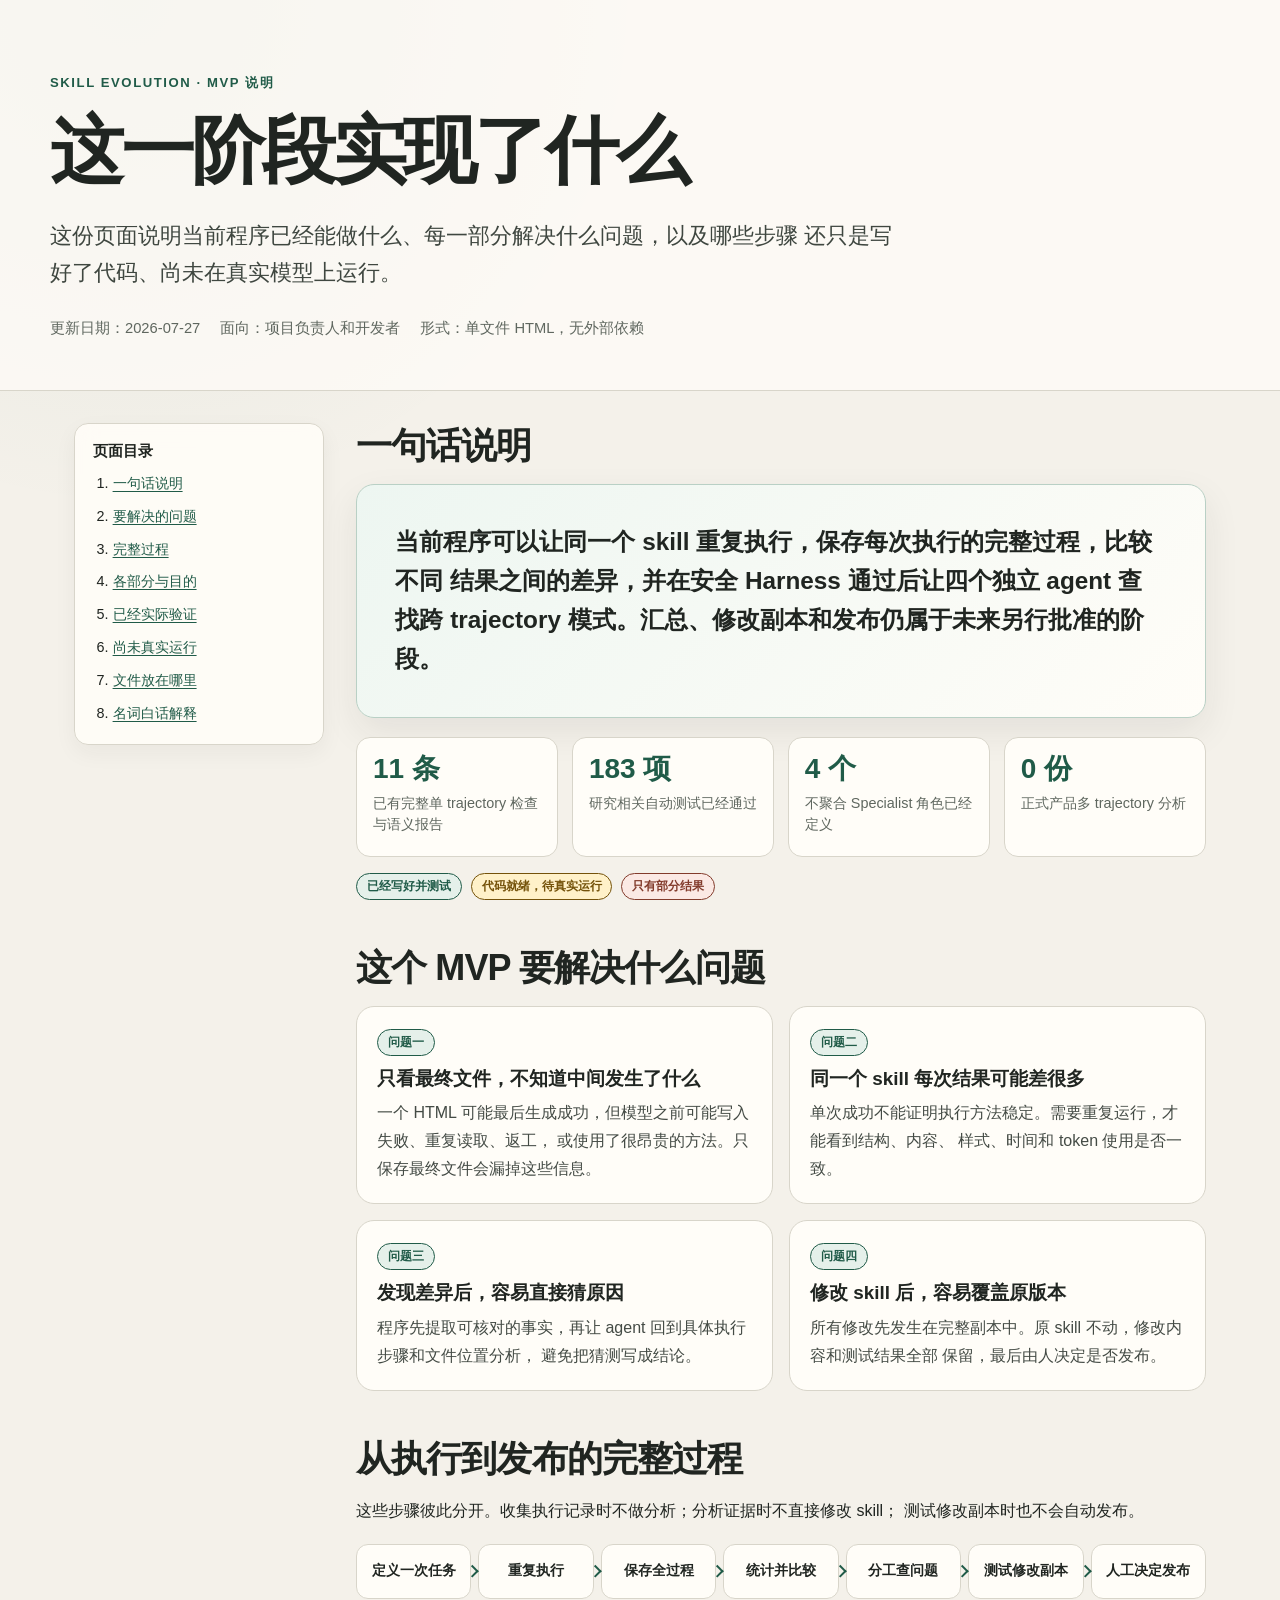
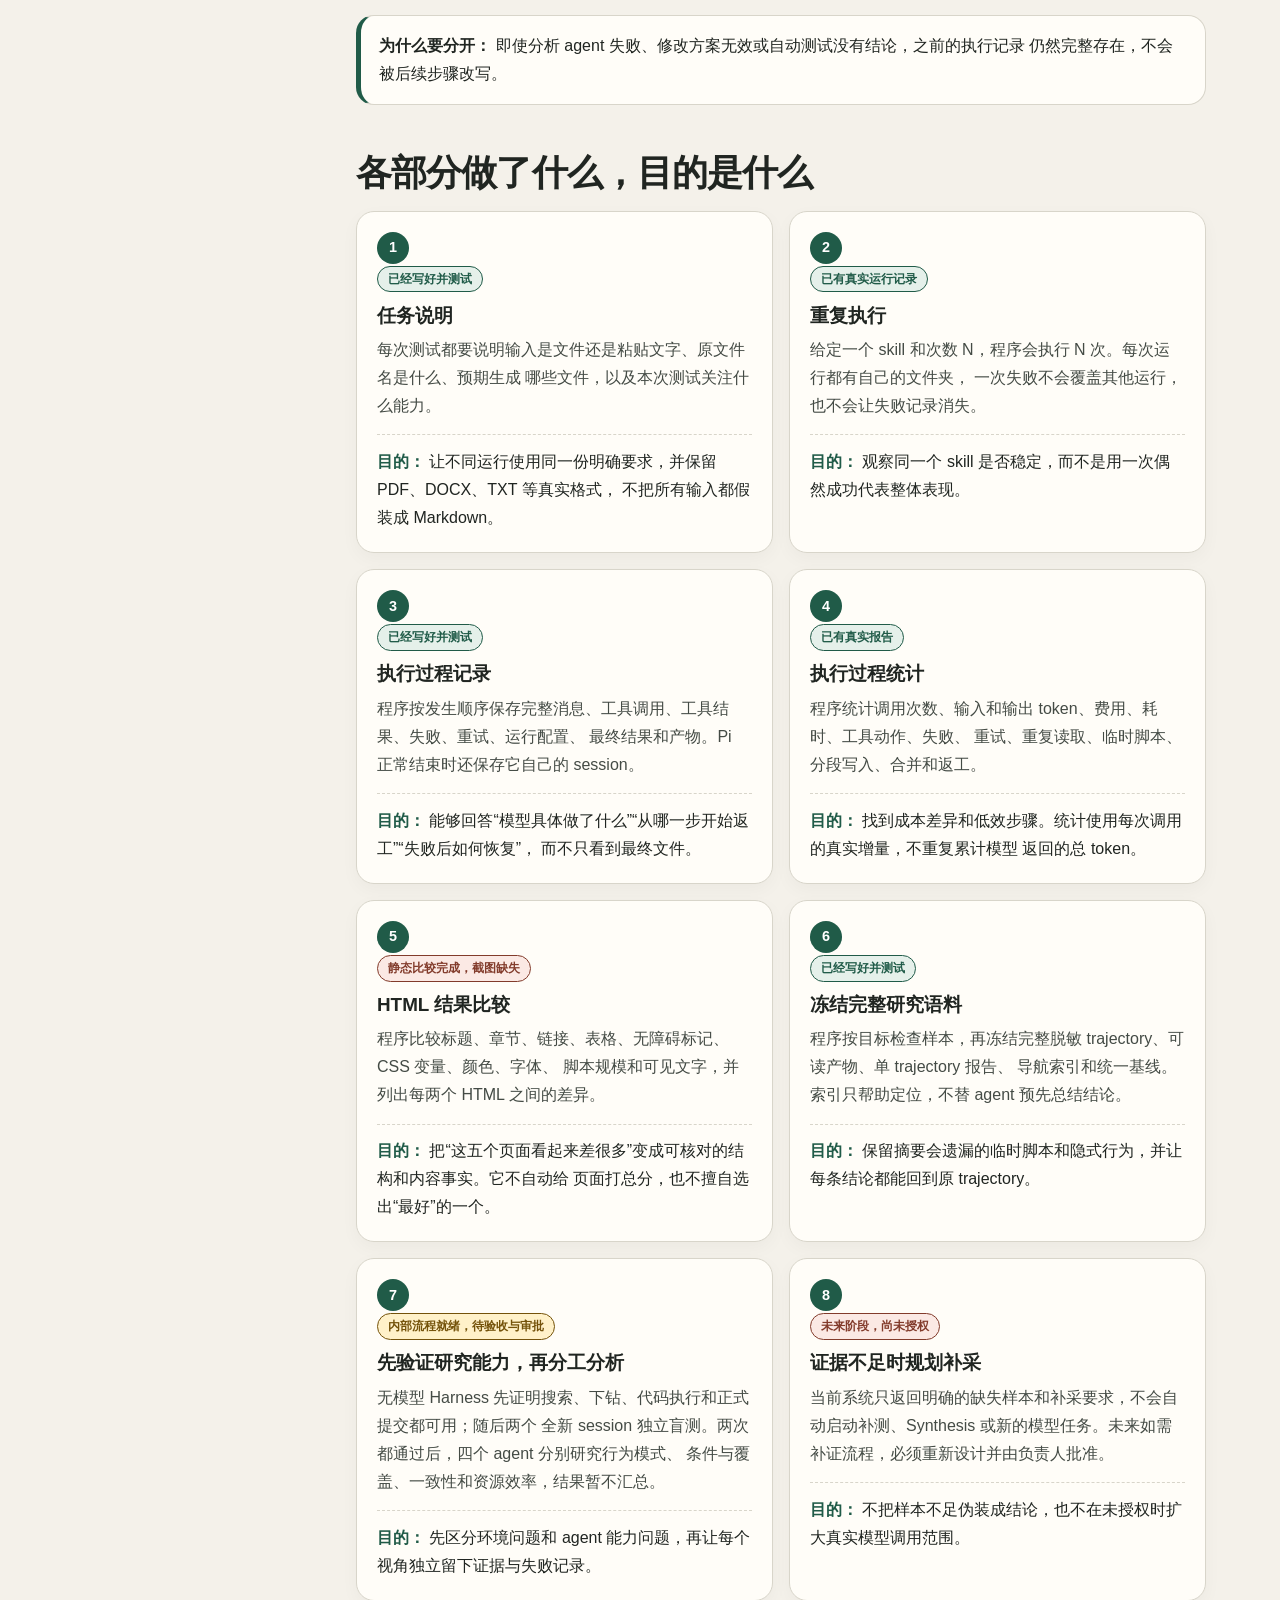
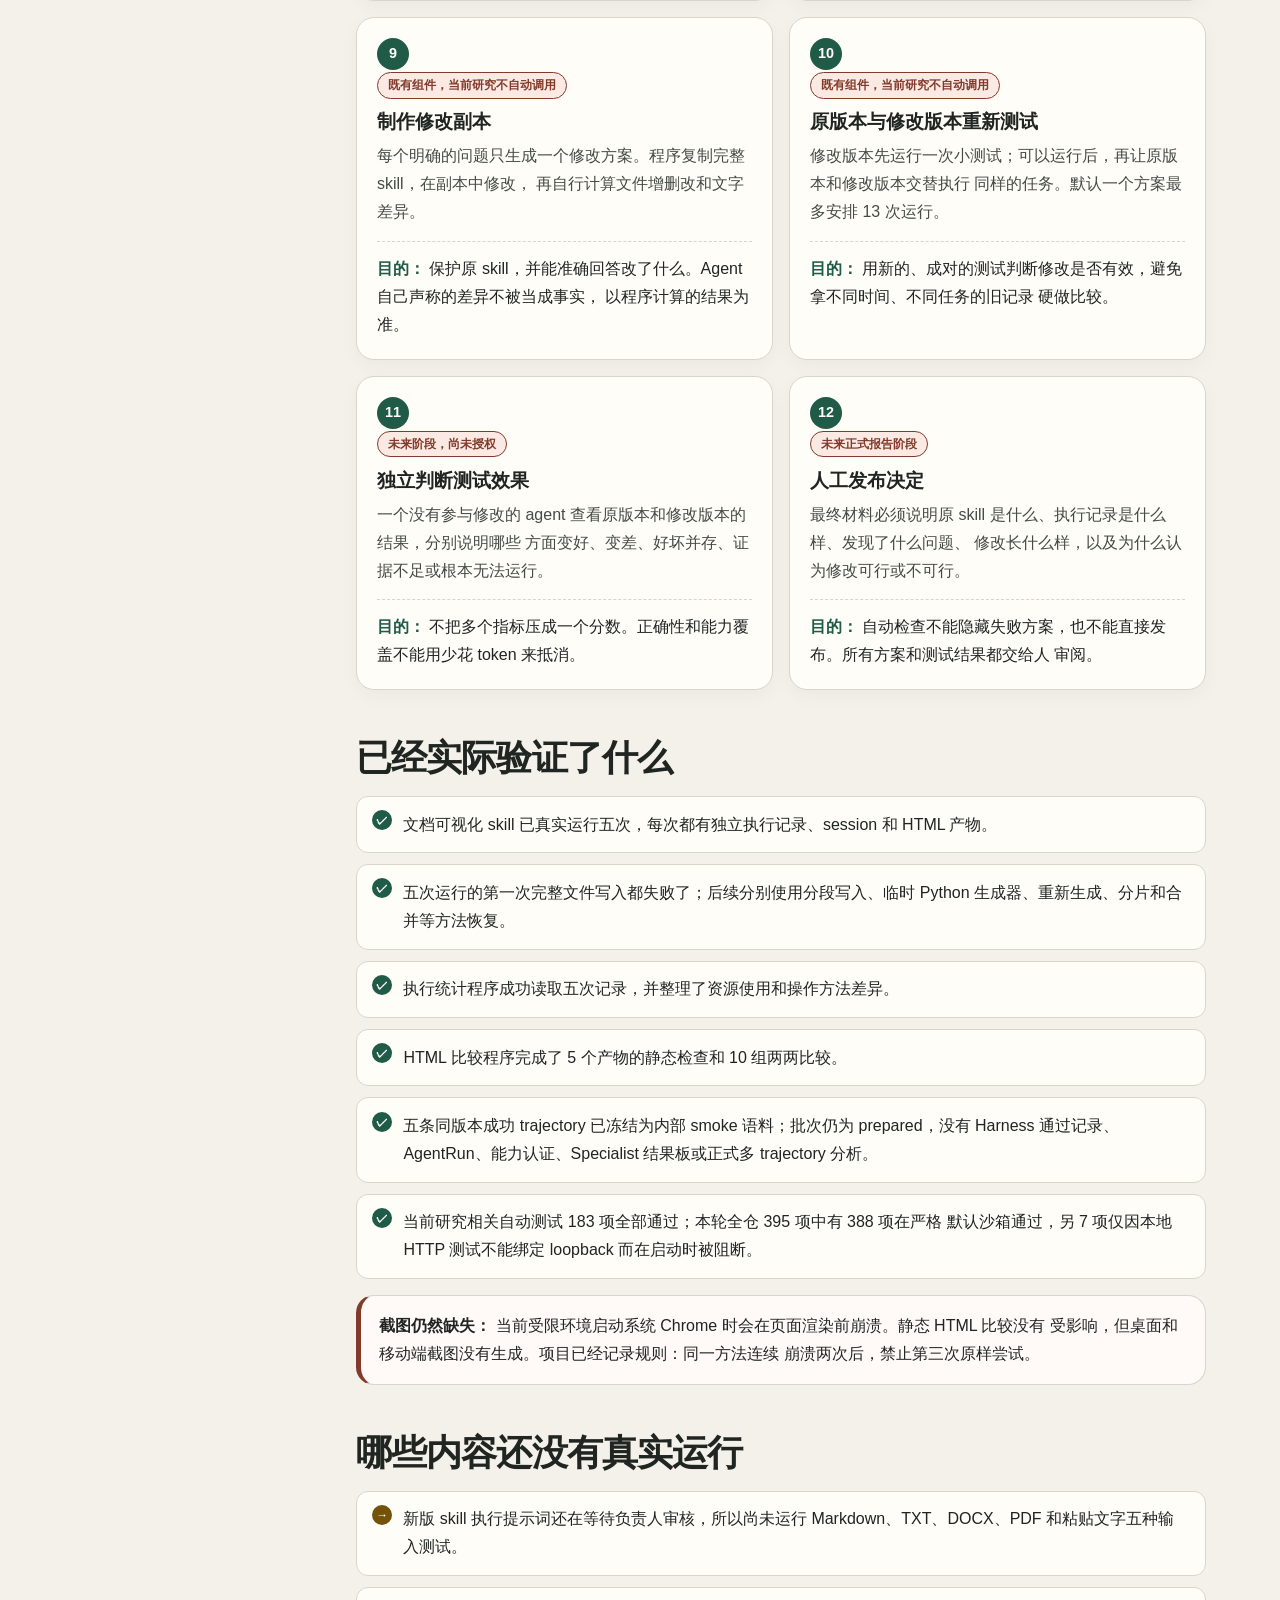
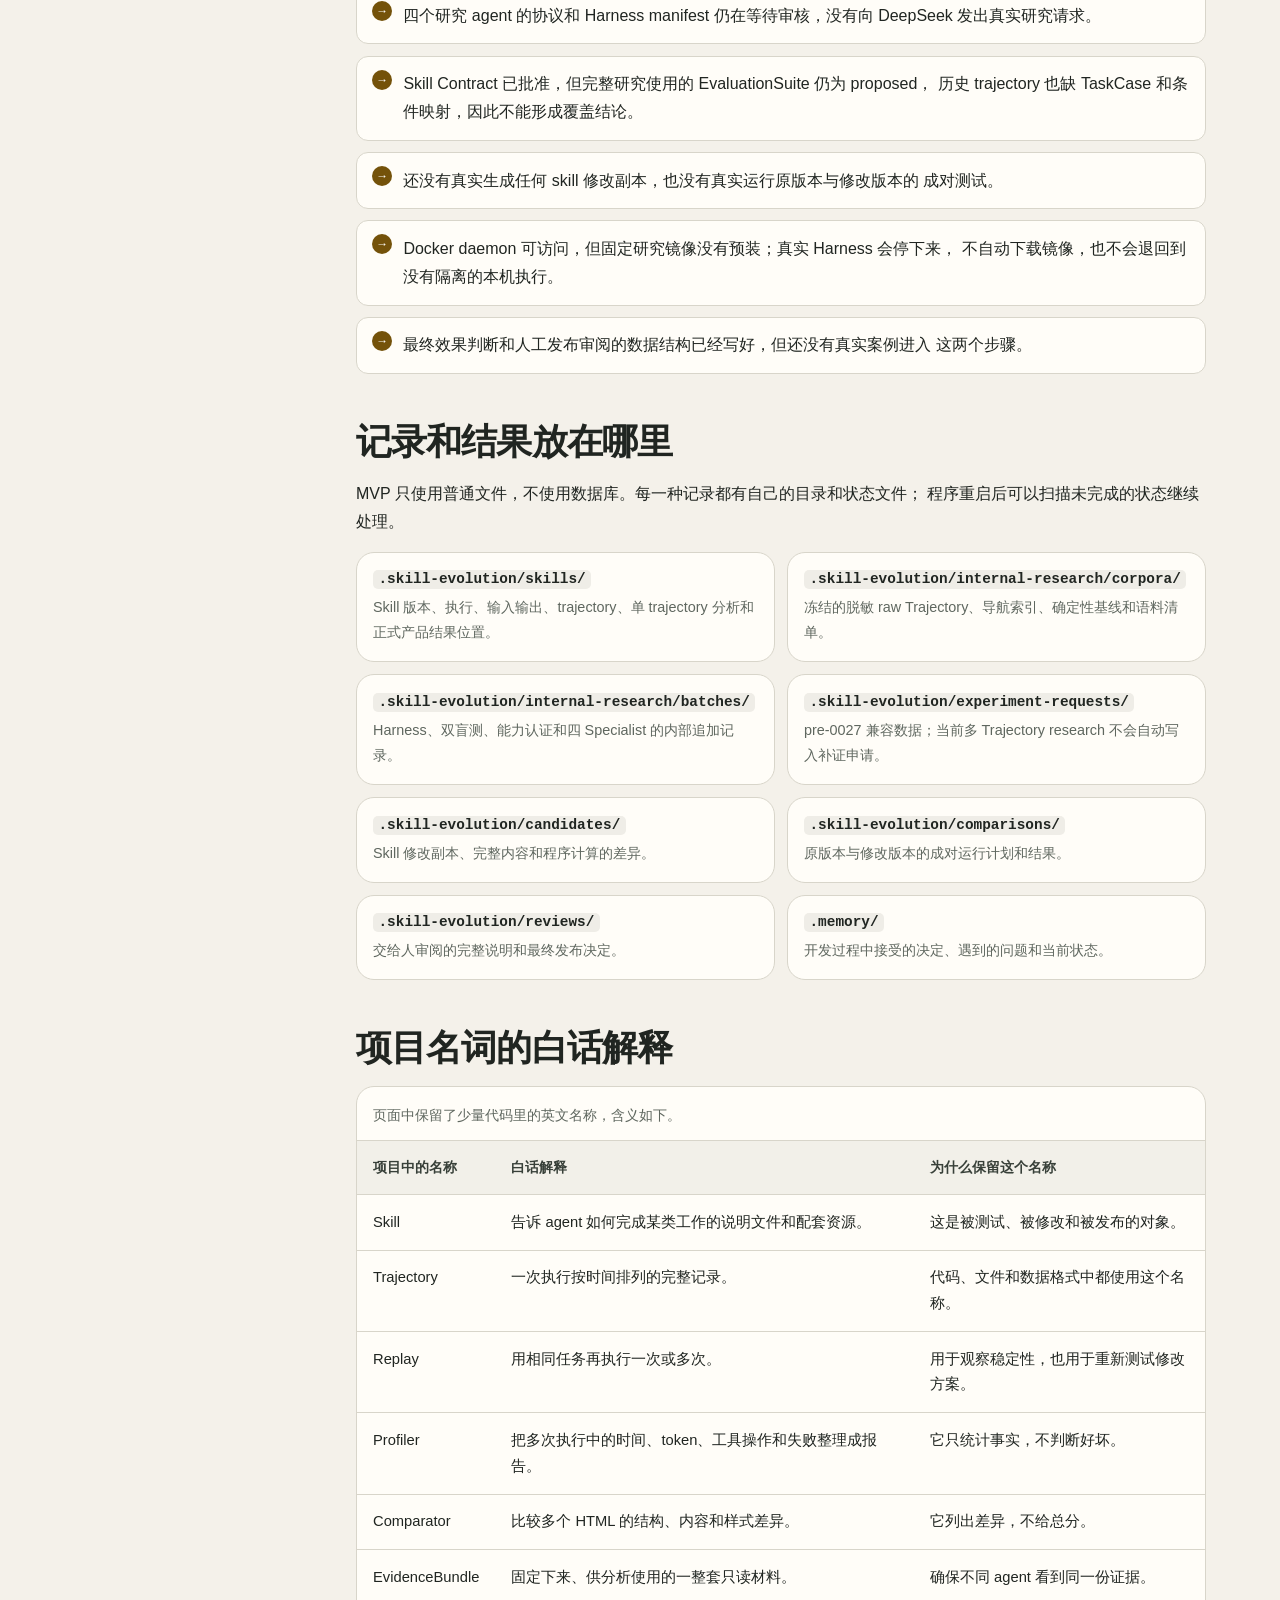
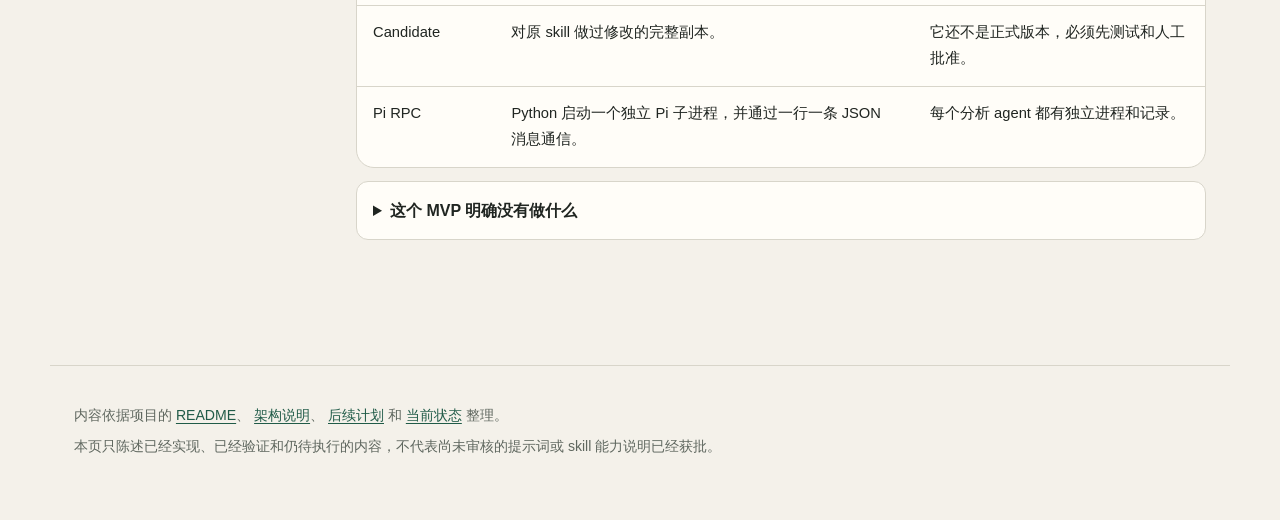
<file: docs/mvp-implementation-overview.html>
<!doctype html>
<!-- Purpose: visual overview of the currently implemented Skill Evolution MVP. -->
<html lang="zh-CN">
<head>
  <meta charset="utf-8">
  <meta name="viewport" content="width=device-width, initial-scale=1">
  <meta name="color-scheme" content="light">
  <title>Skill Evolution MVP：这一阶段实现了什么</title>
  <style>
    :root {
      --page: #f4f1ea;
      --paper: #fffdf8;
      --ink: #202521;
      --muted: #5f675f;
      --line: #d8d5ca;
      --strong-line: #aaa99f;
      --accent: #205b48;
      --accent-soft: #e5f0ea;
      --done: #205b48;
      --done-bg: #e5f0ea;
      --ready: #74520a;
      --ready-bg: #fff1c9;
      --partial: #823b2b;
      --partial-bg: #fbe9e4;
      --code-bg: #efede7;
      --shadow: 0 14px 36px rgba(38, 42, 37, 0.08);
      --radius: 18px;
      --content: 1180px;
    }

    * {
      box-sizing: border-box;
    }

    html {
      scroll-behavior: smooth;
    }

    body {
      margin: 0;
      color: var(--ink);
      background:
        radial-gradient(circle at 10% 0%, rgba(32, 91, 72, 0.08), transparent 32rem),
        var(--page);
      font-family:
        -apple-system, BlinkMacSystemFont, "Segoe UI", "PingFang SC",
        "Hiragino Sans GB", "Microsoft YaHei", sans-serif;
      line-height: 1.75;
    }

    a {
      color: var(--accent);
      text-underline-offset: 0.18em;
    }

    a:hover {
      text-decoration-thickness: 2px;
    }

    a:focus-visible,
    summary:focus-visible {
      outline: 3px solid rgba(32, 91, 72, 0.35);
      outline-offset: 3px;
    }

    code {
      padding: 0.1em 0.38em;
      border-radius: 5px;
      background: var(--code-bg);
      font-family: "SFMono-Regular", Consolas, monospace;
      font-size: 0.9em;
    }

    .skip-link {
      position: fixed;
      top: 0.75rem;
      left: 0.75rem;
      z-index: 50;
      padding: 0.65rem 0.9rem;
      border-radius: 8px;
      color: #fff;
      background: var(--accent);
      transform: translateY(-180%);
      transition: transform 120ms ease;
    }

    .skip-link:focus {
      transform: translateY(0);
    }

    .page-header {
      padding: 4.5rem 1.5rem 3rem;
      border-bottom: 1px solid var(--line);
      background: rgba(255, 253, 248, 0.72);
    }

    .header-inner,
    .layout,
    .page-footer {
      width: min(100%, var(--content));
      margin-inline: auto;
    }

    .eyebrow {
      margin: 0 0 0.6rem;
      color: var(--accent);
      font-size: 0.82rem;
      font-weight: 750;
      letter-spacing: 0.12em;
      text-transform: uppercase;
    }

    h1,
    h2,
    h3 {
      line-height: 1.25;
      text-wrap: balance;
    }

    h1 {
      max-width: 900px;
      margin: 0;
      font-size: clamp(2.15rem, 6vw, 4.6rem);
      letter-spacing: -0.045em;
    }

    .lead {
      max-width: 850px;
      margin: 1.25rem 0 0;
      color: #3f4740;
      font-size: clamp(1.08rem, 2vw, 1.35rem);
    }

    .meta {
      display: flex;
      flex-wrap: wrap;
      gap: 0.55rem 1.25rem;
      margin: 1.5rem 0 0;
      padding: 0;
      color: var(--muted);
      list-style: none;
      font-size: 0.92rem;
    }

    .layout {
      display: grid;
      grid-template-columns: minmax(190px, 250px) minmax(0, 1fr);
      gap: 2rem;
      padding: 2rem 1.5rem 5rem;
    }

    .toc {
      position: sticky;
      top: 1rem;
      align-self: start;
      padding: 1.1rem;
      border: 1px solid var(--line);
      border-radius: 14px;
      background: rgba(255, 253, 248, 0.88);
      box-shadow: 0 8px 22px rgba(38, 42, 37, 0.05);
      backdrop-filter: blur(10px);
    }

    .toc h2 {
      margin: 0 0 0.65rem;
      font-size: 0.95rem;
    }

    .toc ol {
      display: grid;
      gap: 0.48rem;
      margin: 0;
      padding-left: 1.25rem;
      font-size: 0.9rem;
    }

    main {
      min-width: 0;
    }

    main > section {
      margin-bottom: 2.8rem;
      scroll-margin-top: 1.25rem;
    }

    main > section > h2 {
      margin: 0 0 1rem;
      font-size: clamp(1.55rem, 3vw, 2.25rem);
      letter-spacing: -0.025em;
    }

    .plain-summary {
      padding: clamp(1.35rem, 4vw, 2.4rem);
      border: 1px solid #b9d0c5;
      border-radius: var(--radius);
      background: linear-gradient(135deg, #edf6f1, #fffdf8);
      box-shadow: var(--shadow);
    }

    .plain-summary p {
      max-width: 760px;
      margin: 0;
      font-size: clamp(1.15rem, 2.2vw, 1.52rem);
      font-weight: 640;
      line-height: 1.6;
    }

    .stats {
      display: grid;
      grid-template-columns: repeat(4, minmax(0, 1fr));
      gap: 0.85rem;
      margin-top: 1.2rem;
    }

    .stat {
      min-height: 120px;
      padding: 1rem;
      border: 1px solid var(--line);
      border-radius: 14px;
      background: var(--paper);
    }

    .stat strong {
      display: block;
      color: var(--accent);
      font-size: 1.75rem;
      line-height: 1.1;
    }

    .stat span {
      display: block;
      margin-top: 0.5rem;
      color: var(--muted);
      font-size: 0.9rem;
      line-height: 1.45;
    }

    .status-key {
      display: flex;
      flex-wrap: wrap;
      gap: 0.55rem;
      margin-top: 1rem;
    }

    .status {
      display: inline-flex;
      align-items: center;
      width: fit-content;
      padding: 0.25rem 0.62rem;
      border: 1px solid currentColor;
      border-radius: 999px;
      font-size: 0.78rem;
      font-weight: 750;
      line-height: 1.35;
      white-space: nowrap;
    }

    .status.done {
      color: var(--done);
      background: var(--done-bg);
    }

    .status.ready {
      color: var(--ready);
      background: var(--ready-bg);
    }

    .status.partial {
      color: var(--partial);
      background: var(--partial-bg);
    }

    .problem-grid,
    .step-grid {
      display: grid;
      grid-template-columns: repeat(2, minmax(0, 1fr));
      gap: 1rem;
    }

    .problem-card,
    .step-card,
    .note,
    .file-card {
      border: 1px solid var(--line);
      border-radius: var(--radius);
      background: var(--paper);
    }

    .problem-card,
    .step-card {
      padding: 1.25rem;
    }

    .problem-card h3,
    .step-card h3 {
      margin: 0.7rem 0 0.55rem;
      font-size: 1.18rem;
    }

    .problem-card p,
    .step-card p {
      margin: 0.45rem 0 0;
      color: #444b45;
    }

    .step-card {
      display: grid;
      grid-template-rows: auto auto 1fr;
      box-shadow: 0 6px 18px rgba(38, 42, 37, 0.035);
    }

    .step-number {
      display: grid;
      width: 2rem;
      height: 2rem;
      place-items: center;
      border-radius: 50%;
      color: #fff;
      background: var(--accent);
      font-size: 0.9rem;
      font-weight: 800;
    }

    .purpose {
      margin-top: 0.9rem !important;
      padding-top: 0.8rem;
      border-top: 1px dashed var(--line);
      color: var(--ink) !important;
    }

    .purpose strong {
      color: var(--accent);
    }

    .sequence {
      display: grid;
      grid-template-columns: repeat(7, minmax(110px, 1fr));
      gap: 0.45rem;
      margin: 1.2rem 0 0;
      padding: 0;
      list-style: none;
    }

    .sequence li {
      position: relative;
      padding: 0.9rem 0.75rem;
      border: 1px solid var(--line);
      border-radius: 12px;
      background: var(--paper);
      font-size: 0.86rem;
      font-weight: 700;
      text-align: center;
    }

    .sequence li:not(:last-child)::after {
      position: absolute;
      top: 50%;
      right: -0.43rem;
      z-index: 2;
      width: 0.42rem;
      height: 0.42rem;
      border-top: 2px solid var(--accent);
      border-right: 2px solid var(--accent);
      content: "";
      transform: translateY(-50%) rotate(45deg);
    }

    .table-wrap {
      overflow-x: auto;
      border: 1px solid var(--line);
      border-radius: var(--radius);
      background: var(--paper);
    }

    table {
      width: 100%;
      border-collapse: collapse;
      min-width: 720px;
    }

    caption {
      padding: 1rem 1rem 0.75rem;
      color: var(--muted);
      font-size: 0.9rem;
      text-align: left;
    }

    th,
    td {
      padding: 0.9rem 1rem;
      border-top: 1px solid var(--line);
      text-align: left;
      vertical-align: top;
    }

    th {
      color: #384039;
      background: #f2f0e9;
      font-size: 0.86rem;
    }

    td {
      font-size: 0.92rem;
    }

    .note {
      margin-top: 1rem;
      padding: 1rem 1.15rem;
      border-left: 5px solid var(--accent);
    }

    .note.warning {
      border-left-color: var(--partial);
      background: #fff9f7;
    }

    .note p {
      margin: 0;
    }

    .done-list,
    .todo-list {
      display: grid;
      gap: 0.7rem;
      padding: 0;
      list-style: none;
    }

    .done-list li,
    .todo-list li {
      position: relative;
      padding: 0.85rem 1rem 0.85rem 2.9rem;
      border: 1px solid var(--line);
      border-radius: 12px;
      background: var(--paper);
    }

    .done-list li::before,
    .todo-list li::before {
      position: absolute;
      top: 0.82rem;
      left: 0.95rem;
      display: grid;
      width: 1.25rem;
      height: 1.25rem;
      place-items: center;
      border-radius: 50%;
      color: #fff;
      font-size: 0.75rem;
      font-weight: 800;
    }

    .done-list li::before {
      background: var(--done);
      content: "✓";
    }

    .todo-list li::before {
      background: var(--ready);
      content: "→";
    }

    .file-grid {
      display: grid;
      grid-template-columns: repeat(2, minmax(0, 1fr));
      gap: 0.75rem;
    }

    .file-card {
      padding: 1rem;
    }

    .file-card h3 {
      margin: 0 0 0.4rem;
      font-size: 1rem;
    }

    .file-card p {
      margin: 0;
      color: var(--muted);
      font-size: 0.9rem;
    }

    details {
      margin-top: 0.8rem;
      border: 1px solid var(--line);
      border-radius: 12px;
      background: var(--paper);
    }

    summary {
      padding: 0.9rem 1rem;
      cursor: pointer;
      font-weight: 750;
    }

    details > div {
      padding: 0 1rem 1rem;
      color: #454c46;
    }

    details p {
      margin: 0.45rem 0;
    }

    .page-footer {
      padding: 2rem 1.5rem 3.5rem;
      border-top: 1px solid var(--line);
      color: var(--muted);
      font-size: 0.88rem;
    }

    .page-footer p {
      max-width: 850px;
      margin: 0.35rem 0;
    }

    @media (max-width: 920px) {
      .layout {
        grid-template-columns: 1fr;
      }

      .toc {
        position: static;
      }

      .toc ol {
        grid-template-columns: repeat(2, minmax(0, 1fr));
      }

      .stats {
        grid-template-columns: repeat(2, minmax(0, 1fr));
      }

      .sequence {
        grid-template-columns: repeat(2, minmax(0, 1fr));
      }

      .sequence li:not(:last-child)::after {
        display: none;
      }
    }

    @media (max-width: 620px) {
      .page-header {
        padding-top: 3rem;
      }

      .layout {
        padding-inline: 1rem;
      }

      .problem-grid,
      .step-grid,
      .file-grid,
      .stats,
      .toc ol,
      .sequence {
        grid-template-columns: 1fr;
      }

      .stat {
        min-height: auto;
      }
    }

    @media (prefers-reduced-motion: reduce) {
      html {
        scroll-behavior: auto;
      }

      *,
      *::before,
      *::after {
        transition-duration: 0.01ms !important;
      }
    }

    @media print {
      body {
        background: #fff;
      }

      .page-header,
      .toc,
      .plain-summary,
      .problem-card,
      .step-card,
      .file-card,
      .stat {
        box-shadow: none;
      }

      .layout {
        display: block;
        width: 100%;
      }

      .toc {
        position: static;
        margin-bottom: 1.5rem;
      }

      a {
        color: inherit;
        text-decoration: none;
      }
    }
  </style>
</head>
<body>
  <a class="skip-link" href="#main-content">跳到正文</a>

  <header class="page-header">
    <div class="header-inner">
      <p class="eyebrow">Skill Evolution · MVP 说明</p>
      <h1>这一阶段实现了什么</h1>
      <p class="lead">
        这份页面说明当前程序已经能做什么、每一部分解决什么问题，以及哪些步骤
        还只是写好了代码、尚未在真实模型上运行。
      </p>
      <ul class="meta" aria-label="文档信息">
        <li>更新日期：2026-07-27</li>
        <li>面向：项目负责人和开发者</li>
        <li>形式：单文件 HTML，无外部依赖</li>
      </ul>
    </div>
  </header>

  <div class="layout">
    <nav class="toc" aria-labelledby="toc-title">
      <h2 id="toc-title">页面目录</h2>
      <ol>
        <li><a href="#summary">一句话说明</a></li>
        <li><a href="#problem">要解决的问题</a></li>
        <li><a href="#flow">完整过程</a></li>
        <li><a href="#parts">各部分与目的</a></li>
        <li><a href="#verified">已经实际验证</a></li>
        <li><a href="#pending">尚未真实运行</a></li>
        <li><a href="#storage">文件放在哪里</a></li>
        <li><a href="#terms">名词白话解释</a></li>
      </ol>
    </nav>

    <main id="main-content">
      <section id="summary" aria-labelledby="summary-title">
        <h2 id="summary-title">一句话说明</h2>
        <div class="plain-summary">
          <p>
            当前程序可以让同一个 skill 重复执行，保存每次执行的完整过程，比较不同
            结果之间的差异，并在安全 Harness 通过后让四个独立 agent 查找跨 trajectory
            模式。汇总、修改副本和发布仍属于未来另行批准的阶段。
          </p>
        </div>

        <div class="stats" aria-label="当前进度数字">
          <article class="stat">
            <strong>11 条</strong>
            <span>已有完整单 trajectory 检查与语义报告</span>
          </article>
          <article class="stat">
            <strong>183 项</strong>
            <span>研究相关自动测试已经通过</span>
          </article>
          <article class="stat">
            <strong>4 个</strong>
            <span>不聚合 Specialist 角色已经定义</span>
          </article>
          <article class="stat">
            <strong>0 份</strong>
            <span>正式产品多 trajectory 分析</span>
          </article>
        </div>

        <div class="status-key" aria-label="状态说明">
          <span class="status done">已经写好并测试</span>
          <span class="status ready">代码就绪，待真实运行</span>
          <span class="status partial">只有部分结果</span>
        </div>
      </section>

      <section id="problem" aria-labelledby="problem-title">
        <h2 id="problem-title">这个 MVP 要解决什么问题</h2>
        <div class="problem-grid">
          <article class="problem-card">
            <span class="status done">问题一</span>
            <h3>只看最终文件，不知道中间发生了什么</h3>
            <p>
              一个 HTML 可能最后生成成功，但模型之前可能写入失败、重复读取、返工，
              或使用了很昂贵的方法。只保存最终文件会漏掉这些信息。
            </p>
          </article>
          <article class="problem-card">
            <span class="status done">问题二</span>
            <h3>同一个 skill 每次结果可能差很多</h3>
            <p>
              单次成功不能证明执行方法稳定。需要重复运行，才能看到结构、内容、
              样式、时间和 token 使用是否一致。
            </p>
          </article>
          <article class="problem-card">
            <span class="status done">问题三</span>
            <h3>发现差异后，容易直接猜原因</h3>
            <p>
              程序先提取可核对的事实，再让 agent 回到具体执行步骤和文件位置分析，
              避免把猜测写成结论。
            </p>
          </article>
          <article class="problem-card">
            <span class="status done">问题四</span>
            <h3>修改 skill 后，容易覆盖原版本</h3>
            <p>
              所有修改先发生在完整副本中。原 skill 不动，修改内容和测试结果全部
              保留，最后由人决定是否发布。
            </p>
          </article>
        </div>
      </section>

      <section id="flow" aria-labelledby="flow-title">
        <h2 id="flow-title">从执行到发布的完整过程</h2>
        <p>
          这些步骤彼此分开。收集执行记录时不做分析；分析证据时不直接修改 skill；
          测试修改副本时也不会自动发布。
        </p>
        <ol class="sequence" aria-label="处理顺序">
          <li>定义一次任务</li>
          <li>重复执行</li>
          <li>保存全过程</li>
          <li>统计并比较</li>
          <li>分工查问题</li>
          <li>测试修改副本</li>
          <li>人工决定发布</li>
        </ol>
        <aside class="note">
          <p>
            <strong>为什么要分开：</strong>
            即使分析 agent 失败、修改方案无效或自动测试没有结论，之前的执行记录
            仍然完整存在，不会被后续步骤改写。
          </p>
        </aside>
      </section>

      <section id="parts" aria-labelledby="parts-title">
        <h2 id="parts-title">各部分做了什么，目的是什么</h2>
        <div class="step-grid">
          <article class="step-card">
            <div class="step-number" aria-hidden="true">1</div>
            <div>
              <span class="status done">已经写好并测试</span>
              <h3>任务说明</h3>
              <p>
                每次测试都要说明输入是文件还是粘贴文字、原文件名是什么、预期生成
                哪些文件，以及本次测试关注什么能力。
              </p>
            </div>
            <p class="purpose">
              <strong>目的：</strong>
              让不同运行使用同一份明确要求，并保留 PDF、DOCX、TXT 等真实格式，
              不把所有输入都假装成 Markdown。
            </p>
          </article>

          <article class="step-card">
            <div class="step-number" aria-hidden="true">2</div>
            <div>
              <span class="status done">已有真实运行记录</span>
              <h3>重复执行</h3>
              <p>
                给定一个 skill 和次数 N，程序会执行 N 次。每次运行都有自己的文件夹，
                一次失败不会覆盖其他运行，也不会让失败记录消失。
              </p>
            </div>
            <p class="purpose">
              <strong>目的：</strong>
              观察同一个 skill 是否稳定，而不是用一次偶然成功代表整体表现。
            </p>
          </article>

          <article class="step-card">
            <div class="step-number" aria-hidden="true">3</div>
            <div>
              <span class="status done">已经写好并测试</span>
              <h3>执行过程记录</h3>
              <p>
                程序按发生顺序保存完整消息、工具调用、工具结果、失败、重试、运行配置、
                最终结果和产物。Pi 正常结束时还保存它自己的 session。
              </p>
            </div>
            <p class="purpose">
              <strong>目的：</strong>
              能够回答“模型具体做了什么”“从哪一步开始返工”“失败后如何恢复”，
              而不只看到最终文件。
            </p>
          </article>

          <article class="step-card">
            <div class="step-number" aria-hidden="true">4</div>
            <div>
              <span class="status done">已有真实报告</span>
              <h3>执行过程统计</h3>
              <p>
                程序统计调用次数、输入和输出 token、费用、耗时、工具动作、失败、
                重试、重复读取、临时脚本、分段写入、合并和返工。
              </p>
            </div>
            <p class="purpose">
              <strong>目的：</strong>
              找到成本差异和低效步骤。统计使用每次调用的真实增量，不重复累计模型
              返回的总 token。
            </p>
          </article>

          <article class="step-card">
            <div class="step-number" aria-hidden="true">5</div>
            <div>
              <span class="status partial">静态比较完成，截图缺失</span>
              <h3>HTML 结果比较</h3>
              <p>
                程序比较标题、章节、链接、表格、无障碍标记、CSS 变量、颜色、字体、
                脚本规模和可见文字，并列出每两个 HTML 之间的差异。
              </p>
            </div>
            <p class="purpose">
              <strong>目的：</strong>
              把“这五个页面看起来差很多”变成可核对的结构和内容事实。它不自动给
              页面打总分，也不擅自选出“最好”的一个。
            </p>
          </article>

          <article class="step-card">
            <div class="step-number" aria-hidden="true">6</div>
            <div>
              <span class="status done">已经写好并测试</span>
              <h3>冻结完整研究语料</h3>
              <p>
                程序按目标检查样本，再冻结完整脱敏 trajectory、可读产物、单 trajectory 报告、
                导航索引和统一基线。索引只帮助定位，不替 agent 预先总结结论。
              </p>
            </div>
            <p class="purpose">
              <strong>目的：</strong>
              保留摘要会遗漏的临时脚本和隐式行为，并让每条结论都能回到原 trajectory。
            </p>
          </article>

          <article class="step-card">
            <div class="step-number" aria-hidden="true">7</div>
            <div>
              <span class="status ready">内部流程就绪，待验收与审批</span>
              <h3>先验证研究能力，再分工分析</h3>
              <p>
                无模型 Harness 先证明搜索、下钻、代码执行和正式提交都可用；随后两个
                全新 session 独立盲测。两次都通过后，四个 agent 分别研究行为模式、
                条件与覆盖、一致性和资源效率，结果暂不汇总。
              </p>
            </div>
            <p class="purpose">
              <strong>目的：</strong>
              先区分环境问题和 agent 能力问题，再让每个视角独立留下证据与失败记录。
            </p>
          </article>

          <article class="step-card">
            <div class="step-number" aria-hidden="true">8</div>
            <div>
              <span class="status partial">未来阶段，尚未授权</span>
              <h3>证据不足时规划补采</h3>
              <p>
                当前系统只返回明确的缺失样本和补采要求，不会自动启动补测、Synthesis
                或新的模型任务。未来如需补证流程，必须重新设计并由负责人批准。
              </p>
            </div>
            <p class="purpose">
              <strong>目的：</strong>
              不把样本不足伪装成结论，也不在未授权时扩大真实模型调用范围。
            </p>
          </article>

          <article class="step-card">
            <div class="step-number" aria-hidden="true">9</div>
            <div>
              <span class="status partial">既有组件，当前研究不自动调用</span>
              <h3>制作修改副本</h3>
              <p>
                每个明确的问题只生成一个修改方案。程序复制完整 skill，在副本中修改，
                再自行计算文件增删改和文字差异。
              </p>
            </div>
            <p class="purpose">
              <strong>目的：</strong>
              保护原 skill，并能准确回答改了什么。Agent 自己声称的差异不被当成事实，
              以程序计算的结果为准。
            </p>
          </article>

          <article class="step-card">
            <div class="step-number" aria-hidden="true">10</div>
            <div>
              <span class="status partial">既有组件，当前研究不自动调用</span>
              <h3>原版本与修改版本重新测试</h3>
              <p>
                修改版本先运行一次小测试；可以运行后，再让原版本和修改版本交替执行
                同样的任务。默认一个方案最多安排 13 次运行。
              </p>
            </div>
            <p class="purpose">
              <strong>目的：</strong>
              用新的、成对的测试判断修改是否有效，避免拿不同时间、不同任务的旧记录
              硬做比较。
            </p>
          </article>

          <article class="step-card">
            <div class="step-number" aria-hidden="true">11</div>
            <div>
              <span class="status partial">未来阶段，尚未授权</span>
              <h3>独立判断测试效果</h3>
              <p>
                一个没有参与修改的 agent 查看原版本和修改版本的结果，分别说明哪些
                方面变好、变差、好坏并存、证据不足或根本无法运行。
              </p>
            </div>
            <p class="purpose">
              <strong>目的：</strong>
              不把多个指标压成一个分数。正确性和能力覆盖不能用少花 token 来抵消。
            </p>
          </article>

          <article class="step-card">
            <div class="step-number" aria-hidden="true">12</div>
            <div>
              <span class="status partial">未来正式报告阶段</span>
              <h3>人工发布决定</h3>
              <p>
                最终材料必须说明原 skill 是什么、执行记录是什么样、发现了什么问题、
                修改长什么样，以及为什么认为修改可行或不可行。
              </p>
            </div>
            <p class="purpose">
              <strong>目的：</strong>
              自动检查不能隐藏失败方案，也不能直接发布。所有方案和测试结果都交给人
              审阅。
            </p>
          </article>
        </div>
      </section>

      <section id="verified" aria-labelledby="verified-title">
        <h2 id="verified-title">已经实际验证了什么</h2>
        <ul class="done-list">
          <li>
            文档可视化 skill 已真实运行五次，每次都有独立执行记录、session 和 HTML
            产物。
          </li>
          <li>
            五次运行的第一次完整文件写入都失败了；后续分别使用分段写入、临时
            Python 生成器、重新生成、分片和合并等方法恢复。
          </li>
          <li>
            执行统计程序成功读取五次记录，并整理了资源使用和操作方法差异。
          </li>
          <li>
            HTML 比较程序完成了 5 个产物的静态检查和 10 组两两比较。
          </li>
          <li>
            五条同版本成功 trajectory 已冻结为内部 smoke 语料；批次仍为 prepared，没有
            Harness 通过记录、AgentRun、能力认证、Specialist 结果板或正式多 trajectory 分析。
          </li>
          <li>
            当前研究相关自动测试 183 项全部通过；本轮全仓 395 项中有 388 项在严格
            默认沙箱通过，另 7 项仅因本地 HTTP 测试不能绑定 loopback 而在启动时被阻断。
          </li>
        </ul>
        <aside class="note warning">
          <p>
            <strong>截图仍然缺失：</strong>
            当前受限环境启动系统 Chrome 时会在页面渲染前崩溃。静态 HTML 比较没有
            受影响，但桌面和移动端截图没有生成。项目已经记录规则：同一方法连续
            崩溃两次后，禁止第三次原样尝试。
          </p>
        </aside>
      </section>

      <section id="pending" aria-labelledby="pending-title">
        <h2 id="pending-title">哪些内容还没有真实运行</h2>
        <ul class="todo-list">
          <li>
            新版 skill 执行提示词还在等待负责人审核，所以尚未运行
            Markdown、TXT、DOCX、PDF 和粘贴文字五种输入测试。
          </li>
          <li>
            四个研究 agent 的协议和 Harness manifest 仍在等待审核，没有向 DeepSeek
            发出真实研究请求。
          </li>
          <li>
            Skill Contract 已批准，但完整研究使用的 EvaluationSuite 仍为 proposed，
            历史 trajectory 也缺 TaskCase 和条件映射，因此不能形成覆盖结论。
          </li>
          <li>
            还没有真实生成任何 skill 修改副本，也没有真实运行原版本与修改版本的
            成对测试。
          </li>
          <li>
            Docker daemon 可访问，但固定研究镜像没有预装；真实 Harness 会停下来，
            不自动下载镜像，也不会退回到没有隔离的本机执行。
          </li>
          <li>
            最终效果判断和人工发布审阅的数据结构已经写好，但还没有真实案例进入
            这两个步骤。
          </li>
        </ul>
      </section>

      <section id="storage" aria-labelledby="storage-title">
        <h2 id="storage-title">记录和结果放在哪里</h2>
        <p>
          MVP 只使用普通文件，不使用数据库。每一种记录都有自己的目录和状态文件；
          程序重启后可以扫描未完成的状态继续处理。
        </p>
        <div class="file-grid">
          <article class="file-card">
            <h3><code>.skill-evolution/skills/</code></h3>
            <p>Skill 版本、执行、输入输出、trajectory、单 trajectory 分析和正式产品结果位置。</p>
          </article>
          <article class="file-card">
            <h3><code>.skill-evolution/internal-research/corpora/</code></h3>
            <p>冻结的脱敏 raw Trajectory、导航索引、确定性基线和语料清单。</p>
          </article>
          <article class="file-card">
            <h3><code>.skill-evolution/internal-research/batches/</code></h3>
            <p>Harness、双盲测、能力认证和四 Specialist 的内部追加记录。</p>
          </article>
          <article class="file-card">
            <h3><code>.skill-evolution/experiment-requests/</code></h3>
            <p>pre-0027 兼容数据；当前多 Trajectory research 不会自动写入补证申请。</p>
          </article>
          <article class="file-card">
            <h3><code>.skill-evolution/candidates/</code></h3>
            <p>Skill 修改副本、完整内容和程序计算的差异。</p>
          </article>
          <article class="file-card">
            <h3><code>.skill-evolution/comparisons/</code></h3>
            <p>原版本与修改版本的成对运行计划和结果。</p>
          </article>
          <article class="file-card">
            <h3><code>.skill-evolution/reviews/</code></h3>
            <p>交给人审阅的完整说明和最终发布决定。</p>
          </article>
          <article class="file-card">
            <h3><code>.memory/</code></h3>
            <p>开发过程中接受的决定、遇到的问题和当前状态。</p>
          </article>
        </div>
      </section>

      <section id="terms" aria-labelledby="terms-title">
        <h2 id="terms-title">项目名词的白话解释</h2>
        <div class="table-wrap">
          <table>
            <caption>页面中保留了少量代码里的英文名称，含义如下。</caption>
            <thead>
              <tr>
                <th scope="col">项目中的名称</th>
                <th scope="col">白话解释</th>
                <th scope="col">为什么保留这个名称</th>
              </tr>
            </thead>
            <tbody>
              <tr>
                <td>Skill</td>
                <td>告诉 agent 如何完成某类工作的说明文件和配套资源。</td>
                <td>这是被测试、被修改和被发布的对象。</td>
              </tr>
              <tr>
                <td>Trajectory</td>
                <td>一次执行按时间排列的完整记录。</td>
                <td>代码、文件和数据格式中都使用这个名称。</td>
              </tr>
              <tr>
                <td>Replay</td>
                <td>用相同任务再执行一次或多次。</td>
                <td>用于观察稳定性，也用于重新测试修改方案。</td>
              </tr>
              <tr>
                <td>Profiler</td>
                <td>把多次执行中的时间、token、工具操作和失败整理成报告。</td>
                <td>它只统计事实，不判断好坏。</td>
              </tr>
              <tr>
                <td>Comparator</td>
                <td>比较多个 HTML 的结构、内容和样式差异。</td>
                <td>它列出差异，不给总分。</td>
              </tr>
              <tr>
                <td>EvidenceBundle</td>
                <td>固定下来、供分析使用的一整套只读材料。</td>
                <td>确保不同 agent 看到同一份证据。</td>
              </tr>
              <tr>
                <td>Candidate</td>
                <td>对原 skill 做过修改的完整副本。</td>
                <td>它还不是正式版本，必须先测试和人工批准。</td>
              </tr>
              <tr>
                <td>Pi RPC</td>
                <td>Python 启动一个独立 Pi 子进程，并通过一行一条 JSON 消息通信。</td>
                <td>每个分析 agent 都有独立进程和记录。</td>
              </tr>
            </tbody>
          </table>
        </div>

        <details>
          <summary>这个 MVP 明确没有做什么</summary>
          <div>
            <p>
              没有数据库、没有常驻分布式任务系统、没有让 agent 自己发布 skill、
              没有用一个总分决定好坏，也没有在证据不足时无限自动运行模型。
            </p>
          </div>
        </details>
      </section>
    </main>
  </div>

  <footer class="page-footer">
    <p>
      内容依据项目的 <a href="../README.md">README</a>、
      <a href="architecture-proposal.md">架构说明</a>、
      <a href="../.plan/next.md">后续计划</a> 和
      <a href="../.memory/current.md">当前状态</a> 整理。
    </p>
    <p>
      本页只陈述已经实现、已经验证和仍待执行的内容，不代表尚未审核的提示词或
      skill 能力说明已经获批。
    </p>
  </footer>
</body>
</html>
</file>
